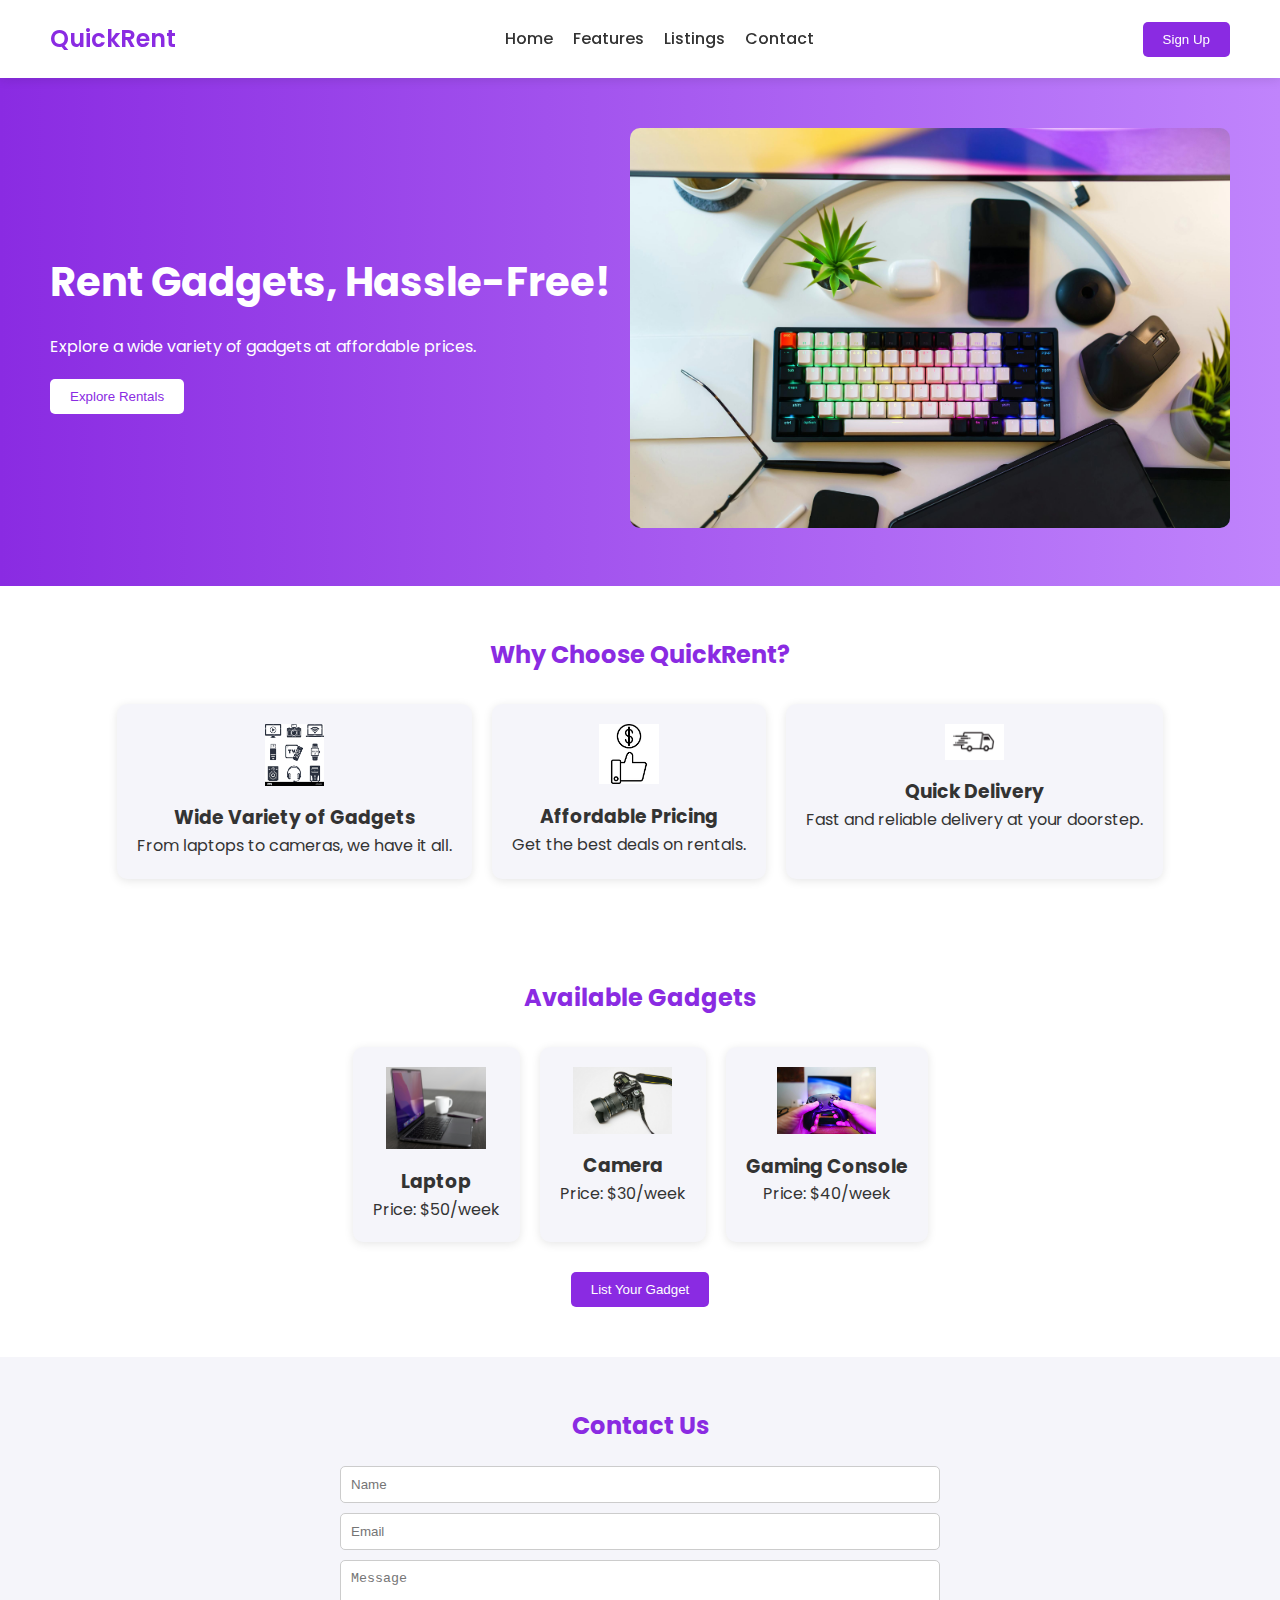
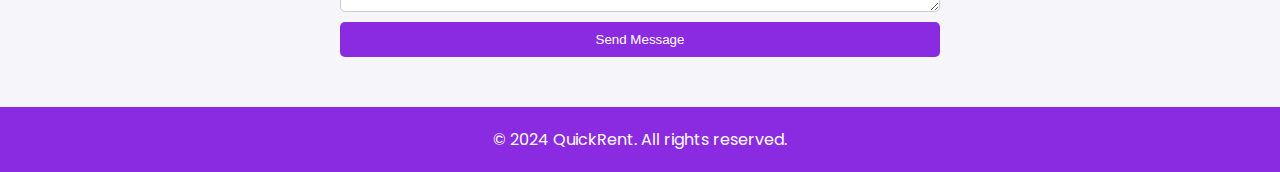
<file: Quickrent/index.html>
<!DOCTYPE html>
<html lang="en">
<head>
    <meta charset="UTF-8">
    <meta name="viewport" content="width=device-width, initial-scale=1.0">
    <title>QuickRent - Rent Gadgets Easily</title>
    <link rel="stylesheet" href="styles.css">
    <link href="https://fonts.googleapis.com/css2?family=Poppins:wght@300;400;600&display=swap" rel="stylesheet">
</head>
<body>
    <header>
        <nav class="navbar">
            <div class="logo">QuickRent</div>
            <ul class="nav-links">
                <li><a href="#hero">Home</a></li>
                <li><a href="#features">Features</a></li>
                <li><a href="#gadgets">Listings</a></li>
                <li><a href="#contact">Contact</a></li>
            </ul>
            <button class="sign-up" onclick="location.href='signup.html'">Sign Up</button>
        </nav>
    </header>

    <section id="hero" class="hero-banner">
        <div class="hero-content">
            <h1>Rent Gadgets, Hassle-Free!</h1>
            <p>Explore a wide variety of gadgets at affordable prices.</p>
            <button class="cta-button">Explore Rentals</button>
        </div>
        <div class="hero-image">
            <img src="assets/hero1.jpg" alt="Gadget Rentals">
        </div>
    </section>    

    <section id="features" class="features">
        <h2>Why Choose QuickRent?</h2>
        <div class="feature-cards">
            <div class="feature-card">
                <img src="assets/icon1.png" alt="Variety">
                <h3>Wide Variety of Gadgets</h3>
                <p>From laptops to cameras, we have it all.</p>
            </div>
            <div class="feature-card">
                <img src="assets/icon2.png" alt="Pricing">
                <h3>Affordable Pricing</h3>
                <p>Get the best deals on rentals.</p>
            </div>
            <div class="feature-card">
                <img src="assets/icon3.png" alt="Delivery">
                <h3>Quick Delivery</h3>
                <p>Fast and reliable delivery at your doorstep.</p>
            </div>
        </div>
    </section>

    <section id="gadgets" class="gadgets">
        <h2>Available Gadgets</h2>
        <div class="gadget-list">
            <div class="gadget-item">
                <img src="assets/laptop.jpg" alt="Laptop">
                <h3>Laptop</h3>
                <p>Price: $50/week</p>
            </div>
            <div class="gadget-item">
                <img src="assets/camera.jpg" alt="Camera">
                <h3>Camera</h3>
                <p>Price: $30/week</p>
            </div>
            <div class="gadget-item">
                <img src="assets/console.jpg" alt="Console">
                <h3>Gaming Console</h3>
                <p>Price: $40/week</p>
            </div>
        </div>
        <button class="list-gadget">List Your Gadget</button>
    </section>

    <section id="contact" class="contact">
        <h2>Contact Us</h2>
        <form id="contact-form">
            <input type="text" placeholder="Name" required>
            <input type="email" placeholder="Email" required>
            <textarea placeholder="Message" required></textarea>
            <button type="submit">Send Message</button>
        </form>
    </section>

    <footer>
        <p>&copy; 2024 QuickRent. All rights reserved.</p>
    </footer>

    <script src="script.js"></script>
</body>
</html>
</file>
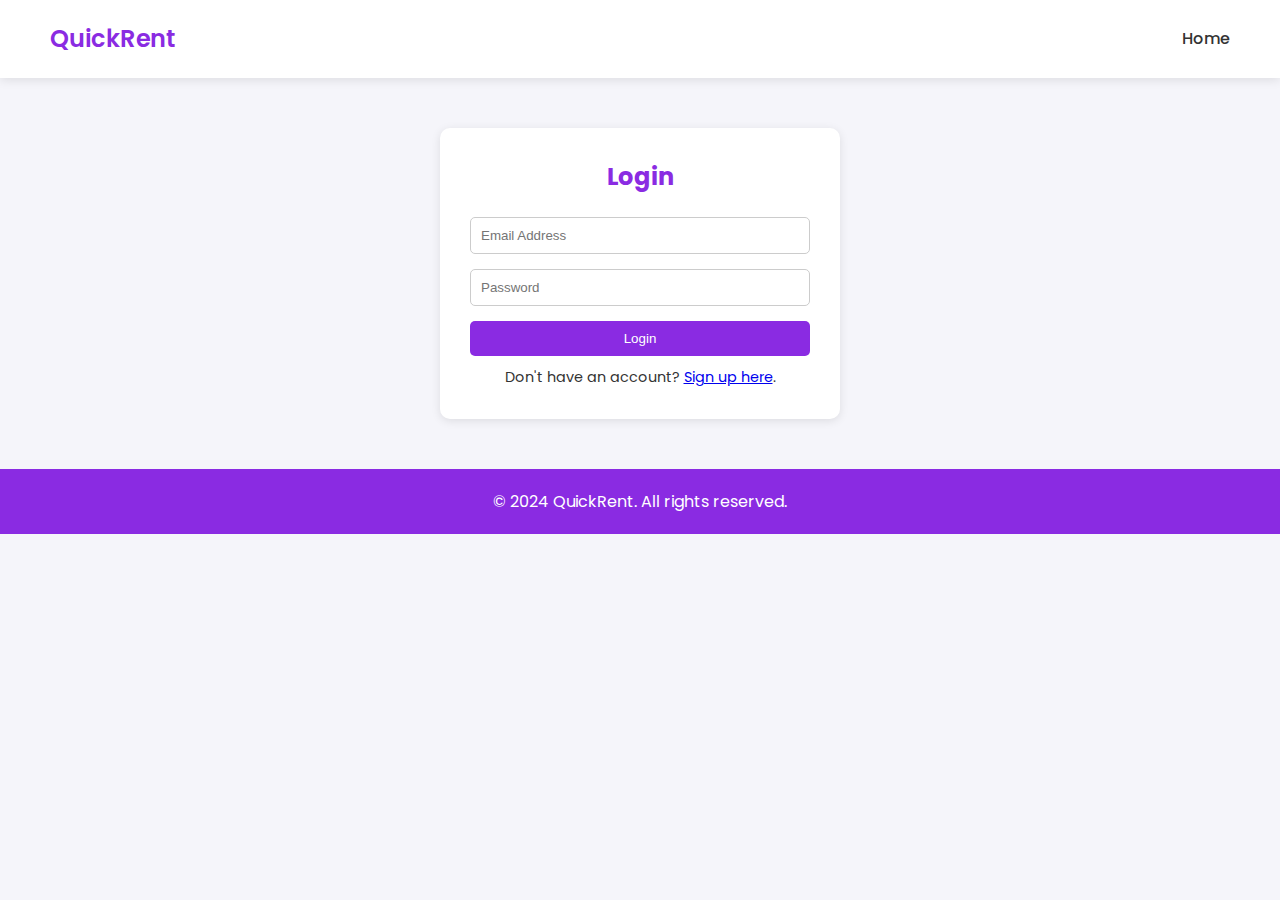
<file: Quickrent/login.html>
<!DOCTYPE html>
<html lang="en">
<head>
    <meta charset="UTF-8">
    <meta name="viewport" content="width=device-width, initial-scale=1.0">
    <title>Login - QuickRent</title>
    <link rel="stylesheet" href="styles.css">
    <link href="https://fonts.googleapis.com/css2?family=Poppins:wght@300;400;600&display=swap" rel="stylesheet">
</head>
<body>
    <header>
        <nav class="navbar">
            <div class="logo">QuickRent</div>
            <ul class="nav-links">
                <li><a href="index.html">Home</a></li>
            </ul>
        </nav>
    </header>

    <section class="auth-form">
        <h2>Login</h2>
        <form id="login-form">
            <input type="email" placeholder="Email Address" required>
            <input type="password" placeholder="Password" required>
            <button type="submit">Login</button>
        </form>
        <p>Don't have an account? <a href="signup.html">Sign up here</a>.</p>
    </section>

    <footer>
        <p>&copy; 2024 QuickRent. All rights reserved.</p>
    </footer>
</body>
</html>
</file>
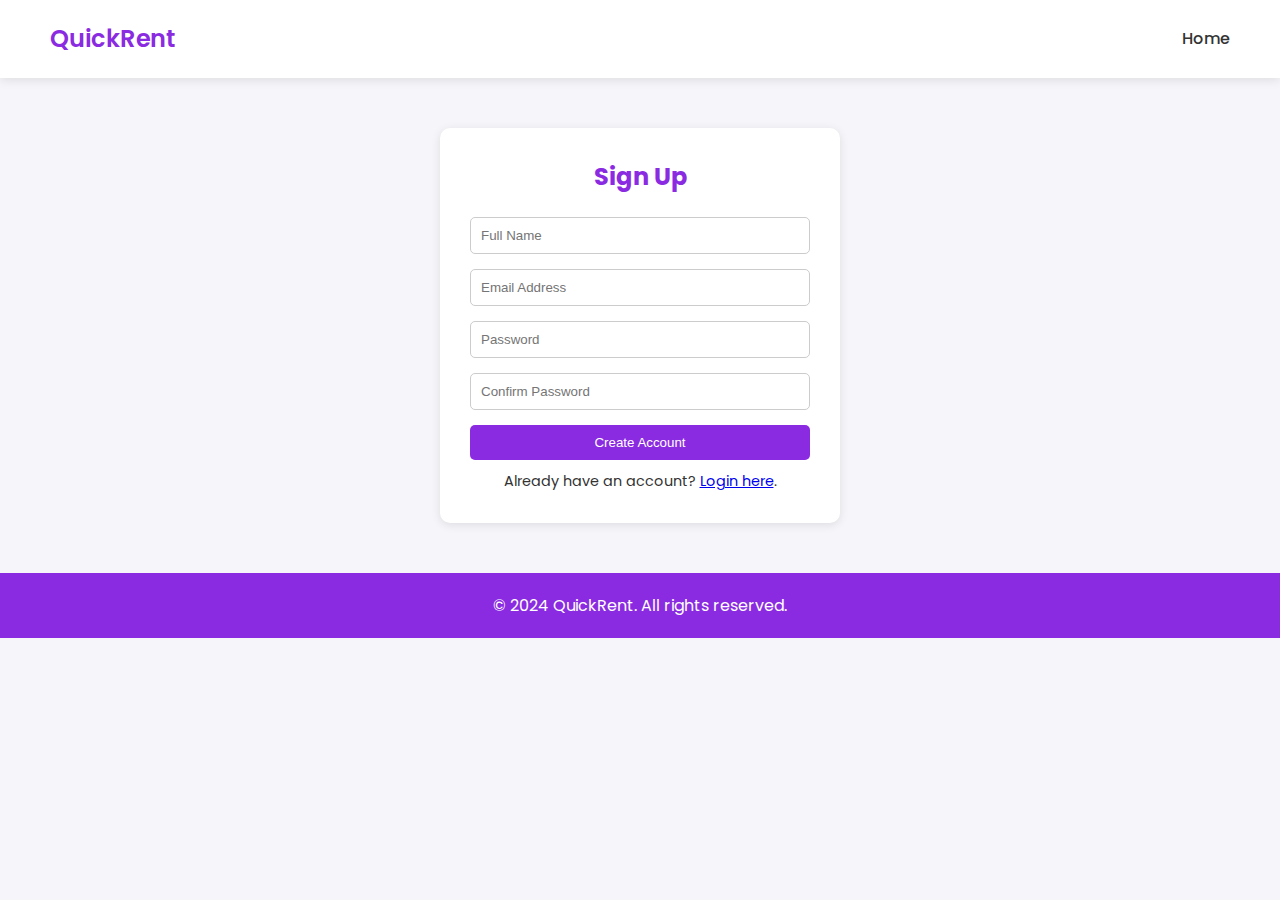
<file: Quickrent/signup.html>
<!DOCTYPE html>
<html lang="en">
<head>
    <meta charset="UTF-8">
    <meta name="viewport" content="width=device-width, initial-scale=1.0">
    <title>Sign Up - QuickRent</title>
    <link rel="stylesheet" href="styles.css">
    <link href="https://fonts.googleapis.com/css2?family=Poppins:wght@300;400;600&display=swap" rel="stylesheet">
</head>
<body>
    <header>
        <nav class="navbar">
            <div class="logo">QuickRent</div>
            <ul class="nav-links">
                <li><a href="index.html">Home</a></li>
            </ul>
        </nav>
    </header>

    <section class="auth-form">
        <h2>Sign Up</h2>
        <form id="signup-form">
            <input type="text" placeholder="Full Name" required>
            <input type="email" placeholder="Email Address" required>
            <input type="password" placeholder="Password" required>
            <input type="password" placeholder="Confirm Password" required>
            <button type="submit">Create Account</button>
        </form>
        <p>Already have an account? <a href="login.html">Login here</a>.</p>
    </section>

    <footer>
        <p>&copy; 2024 QuickRent. All rights reserved.</p>
    </footer>
</body>
</html>
</file>
<file: Quickrent/styles.css>
/* General Reset */
* {
    margin: 0;
    padding: 0;
    box-sizing: border-box;
}

body {
    font-family: 'Poppins', sans-serif;
    line-height: 1.6;
    background-color: #f5f5fa;
    color: #333;
}

/* Navbar */
.navbar {
    display: flex;
    justify-content: space-between;
    align-items: center;
    padding: 20px 50px;
    background: white;
    box-shadow: 0 2px 10px rgba(0, 0, 0, 0.1);
    position: sticky;
    top: 0;
    z-index: 1000;
}

.nav-links {
    list-style: none;
    display: flex;
    gap: 20px;
}

.nav-links a {
    text-decoration: none;
    color: #333;
    font-weight: 500;
    transition: color 0.3s;
}

.nav-links a:hover {
    color: #8a2be2;
}

.logo {
    font-size: 1.5rem;
    font-weight: 600;
    color: #8a2be2;
}

.sign-up {
    background: #8a2be2;
    color: white;
    border: none;
    padding: 10px 20px;
    border-radius: 5px;
    cursor: pointer;
}

.sign-up:hover {
    background: #6d20b0;
}

/* Hero Section */
.hero-banner {
    display: flex;
    align-items: center;
    justify-content: space-between;
    padding: 50px;
    background: linear-gradient(to right, #8a2be2, #c084fc);
    color: white;
}

.hero-content h1 {
    font-size: 2.5rem;
    margin-bottom: 20px;
}

.hero-content p {
    margin-bottom: 20px;
}

.cta-button {
    background: white;
    color: #8a2be2;
    border: none;
    padding: 10px 20px;
    border-radius: 5px;
    cursor: pointer;
    font-weight: 500;
}

.cta-button:hover {
    background: #6d20b0;
    color: white;
}

.hero-image img {
    max-width: 100%;
    height: auto;
    border-radius: 10px;
    object-fit: cover; 
    width: 100%;
    max-height: 400px; 
}

/* Features Section */
.features {
    text-align: center;
    padding: 50px;
    background: white;
}

.features h2 {
    margin-bottom: 30px;
    color: #8a2be2;
}

.feature-cards {
    display: flex;
    gap: 20px;
    justify-content: center;
    margin-top: 20px;
}

.feature-card {
    text-align: center;
    padding: 20px;
    border-radius: 10px;
    background: #f5f5fa;
    box-shadow: 0 2px 10px rgba(0, 0, 0, 0.1);
    transition: transform 0.3s;
}

.feature-card:hover {
    transform: translateY(-10px);
}

.feature-card img {
    max-width: 60px;
    margin-bottom: 10px;
}

/* Gadgets Section */
.gadgets {
    padding: 50px;
    background: white;
}

.gadgets h2 {
    text-align: center;
    margin-bottom: 30px;
    color: #8a2be2;
}

.gadget-list {
    display: flex;
    justify-content: center;
    gap: 20px;
}

.gadget-item {
    text-align: center;
    background: #f5f5fa;
    padding: 20px;
    border-radius: 10px;
    box-shadow: 0 2px 10px rgba(0, 0, 0, 0.1);
}

.gadget-item img {
    max-width: 100px;
    margin-bottom: 10px;
}

.list-gadget {
    display: block;
    margin: 30px auto 0;
    background: #8a2be2;
    color: white;
    border: none;
    padding: 10px 20px;
    border-radius: 5px;
    cursor: pointer;
    transition: background 0.3s;
}

.list-gadget:hover {
    background: #6d20b0;
}

/* Contact Section */
.contact {
    padding: 50px;
    background: #f5f5fa;
}

.contact h2 {
    text-align: center;
    margin-bottom: 20px;
    color: #8a2be2;
}

#contact-form {
    max-width: 600px;
    margin: 0 auto;
    display: flex;
    flex-direction: column;
    gap: 10px;
}

#contact-form input,
#contact-form textarea,
#contact-form button {
    padding: 10px;
    border: 1px solid #ccc;
    border-radius: 5px;
}

#contact-form button {
    background: #8a2be2;
    color: white;
    border: none;
    cursor: pointer;
    transition: background 0.3s;
}

#contact-form button:hover {
    background: #6d20b0;
}

/* Footer */
footer {
    text-align: center;
    padding: 20px;
    background: #8a2be2;
    color: white;
}
/* Authentication Forms */
.auth-form {
    max-width: 400px;
    margin: 50px auto;
    background: white;
    padding: 30px;
    border-radius: 10px;
    box-shadow: 0 2px 10px rgba(0, 0, 0, 0.1);
    text-align: center;
}

.auth-form h2 {
    margin-bottom: 20px;
    color: #8a2be2;
}

.auth-form form {
    display: flex;
    flex-direction: column;
    gap: 15px;
}

.auth-form input {
    padding: 10px;
    border: 1px solid #ccc;
    border-radius: 5px;
}

.auth-form button {
    padding: 10px;
    border: none;
    background: #8a2be2;
    color: white;
    border-radius: 5px;
    cursor: pointer;
}

.auth-form button:hover {
    background: #6d20b0;
}

.auth-form p {
    margin-top: 10px;
    font-size: 0.9rem;
}
</file>
